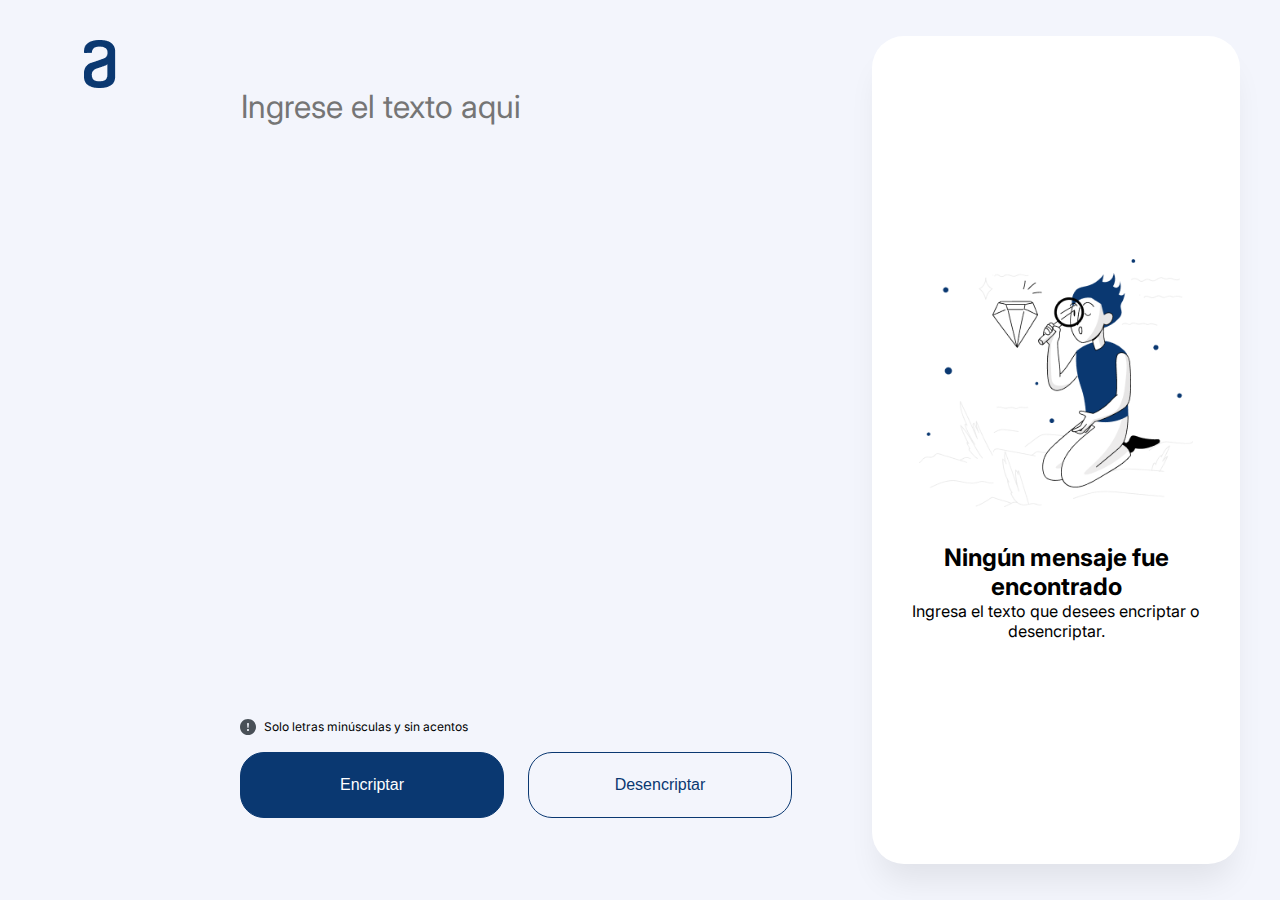
<file: index.html>
<!DOCTYPE html>
<html lang="es">
<head>
    <meta charset="UTF-8">
    <meta name="viewport" content="width=device-width, initial-scale=1.0">
    <title>Encriptador de Texto</title>
    <meta name="description" content= "Página para encriptar y desencriptar texto con una lógica básica.">
    <link rel="stylesheet" href="style.css">
    <link rel="icon" type="image/jpg" href="assets/favicon.svg"/>
    <script src="script.js"></script>
</head>
<body>
    <div class="logo">
        <img src="./assets/Logo.png" alt="Logo Alura">
    </div>
    <div class="encriptador">
        <div class="encriptador__texto">
            <textarea id="input_text" placeholder="Ingrese el texto aqui"></textarea>
        </div>
        <div class="alert">
            <img src="./assets/alert.svg" alt="ícono alerta">
            <p>Solo letras minúsculas y sin acentos</p>
        </div>
        <div class="encriptador__buttons">
            <button id="button_dark" onclick="encriptarTexto()">Encriptar</button>
            <button id="button_light" onclick="desencriptarTexto()">Desencriptar</button>
        </div>
    </div>
    <div class="msg">
        <div class="msg__placeholder" id="mensaje-final__content_id">
            <div class="msg__placeholder-image">
                <img src="./assets/Muñeco.png" alt="Muñeco explorador">
            </div>
            <div class="msg__placeholder-text">
                <h2>Ningún mensaje fue encontrado</h2>
                <p>Ingresa el texto que desees encriptar o desencriptar.</p>
            </div>
            
        </div>
        <div class="msg__converted" id="mensaje-final__encript_id">
            <div class="msg__converted-text">
                <textarea id="mensaje-final__texto" readonly="readonly"></textarea>
            </div>
            <div class="msg__converted-copy">
                <button id="copiar" onclick="copiarText()">Copiar</button>
            </div>
        </div>
    </div>
</body>

</html>
</file>
<file: style.css>
@import url('https://fonts.googleapis.com/css2?family=Inter:ital,opsz,wght@0,14..32,100..900;1,14..32,100..900&family=Montserrat:ital@0;1&display=swap');

:root {
    --blanco: #FFFFFF;
    --fondo: #F3F5FC;
    --sombra-main: 0 24px 32px -8px rgba(0, 0, 0, 0.08);
    --dark-blue: #0A3871;
    --dark-blue-hover: #0E4993;
    --light-blue: #D8DFE8;

    --gray-400: #495057;
    --hover-transparent: #F6F8FF;
    --inter: "Inter", sans-serif;
    font-family: "Inter", sans-serif;
}

* {
    margin: 0;
    padding: 0;
}

body {
    display: flex;
    justify-content: center;
    align-items: center;
    height: 100vh;
    padding: 0 2.5rem 0;
    background-color: var(--fondo);
}

.logo {
    display: flex;
    justify-content: center;
    height: 100%;
}

.logo img{
    height: 3rem;
    padding-top: 2.5rem;
}

.encriptador {
    width: 50%;
    height: 100%;
    display: flex;
    flex-direction: column;
    justify-content: center;
    padding: 0 80px 0;
}


.encriptador__texto textarea{
    font-size: 2rem;
    font-weight: 400;
    line-height: 3rem;
    resize: none;
    width: 100%;
    height: 70vh;
    background-color: transparent;
    border-color: transparent;
    font-size: rem;
    font-weight: 400;
    line-height: 3rem;
    color: var(--dark-blue);
    font-family: var(--inter);
}
.encriptador__texto textarea:focus{
    outline: none;
}

.encriptador__buttons{
    width: 100%;
    display: flex;
    gap: 1.5rem;
}

.encriptador__buttons button{
    flex: 1;
    border-radius: 24px;
    height: 4.18rem;
    border: 1px solid var(--dark-blue);
    font-size: 1rem;
    font-weight: 400;
    line-height: 20px;
}

.alert{
    display: flex;
    gap: 0.5rem;
    font-size: 0.75rem;
    font-weight: 400;
    line-height: 1.125rem;
    padding-bottom: 1rem;
}

.alert img{
    width: 1rem;
}

#button_dark{
    color: var(--blanco);
    background-color: var(--dark-blue);
    transition: 0.3s;
    font-size: 1rem;
}

#button_dark:hover{
    background-color: var(--dark-blue-hover);
    transition: 0.3s;
    font-size: 1rem;
}

#button_light{
    color: var(--dark-blue);
    background-color: transparent;
    transition: 0.3s;
}

#button_light:hover{
    transition: 0.3s;
    background-color: var(--hover-transparent);
}

.msg{
    width: 400px;
    height: 92%;
    background-color: var(--blanco);
    border-radius: 32px;
    box-shadow: var(--sombra-main);
    position: relative;
}

.msg__placeholder{
    display: flex;
    justify-content: center;
    flex-direction: column;
    text-align: center;
    gap: 2rem;
    padding: 0 2rem;
    height: 100%;    
}

.msg__placeholder-image img {
    width: 90%;
}

.msg__placeholder-image h2{
    font-weight: 700;
    font-size: 150%;
    line-height: 28.8px;
    padding-bottom: 1rem;
}

.msg__placeholder-image p{
    font-weight: 400;
    font-size: 100%;
    line-height: 24px;
}

.msg__converted{
    height: 100%;
    padding: 2rem 2rem 0;
    display: none;
    flex-direction: column;
    
}

.msg__converted-text{
    height: 80%;

}

#mensaje-final__texto{
    font-size: 1.5rem;
    font-weight: 400;
    line-height: 2rem;
    padding: 0rem 0;
    /* padding: 3rem 0 0; */
    resize: none;
    width: 100%;
    height: 100%;
    background-color: transparent;
    border-color: transparent;
    color: var(--dark-blue);
    font-family: var(--inter);
}

#mensaje-final__texto:focus{
    outline: none;
}

.msg__converted-copy{
    /* position: relative; */
    width: 100%;
    height: 15%;
    display: flex;
    justify-content: center;
    align-items: center;
}

#copiar{
    width: 100%;
    height: 53%;
    border-radius: 24px;
    border: 1px solid var(--dark-blue);
    font-size: 1rem;
    font-weight: 400;
    line-height: 20px;
    background-color: transparent;
    transition: 0.3s;
}

#copiar:hover{
    background-color: var(--hover-transparent);
    transition: 0.3s;
}




@media (max-width: 768px) and (min-width: 413px) {
    * {
        padding: 0;
        margin: 0;
    }

    body {
        flex-direction: column;
        height: auto;
        align-items: start;
        padding-bottom: 3rem;
    }
    .logo img{
        padding-right: 70%;
    }
    .encriptador {
        padding: 3rem 0;
        width: 100%;
    }
    .encriptador__texto textarea{
        height: 40vh;
    }
    .msg{
        width: 100%;
    }
    .msg__placeholder-image{
        display: none;
    }
    .msg__placeholder-text{
        padding: 2rem 0;
        display: flex;
        flex-direction: column;
        gap: 1rem;
    }



    .msg__converted{
        padding: 2rem;
        display: none;
        height: auto;
    }
    .msg__converted-text{
        height: 15vh;
        padding-bottom: 2rem;

    }
    #mensaje-final__texto{
        resize: block;
        padding: 0;
        height: 100%;
    }



    .msg__converted-copy{
        height: auto;
        position: static;
    }
    .alert{
        font-size: 1.2rem;
        padding-bottom: 2rem;
        align-items: center;
    }
    .alert img{
        width: 1.5rem;
    }
    #copiar{
        padding: 1.5rem;
    }
    .msg__converted-copy{
        width: 100%;
    }
}

@media (max-width: 412px) {

    * {
        padding: 0;
        margin: 0;
    }

    body {
        flex-direction: column;
        height: auto;
        align-items: start;
        padding: 1.25rem 1rem 2rem;

    }
    .logo img{
        padding: 0;
        padding-right: 70%;
    }
    
    .encriptador {
        padding: 3rem 0;
        width: 100%;
    }
    .encriptador__texto textarea{
        font-size: 2rem;
    }
    .encriptador__buttons{
        flex-wrap: wrap;
        flex-direction: column;
        gap: 1.5rem;
    }
    .encriptador__buttons button{
        padding: 1.5rem;
    }
    .msg{
        width: 100%;
    }
    .msg__placeholder-text{
        padding: 2rem 0;
        display: flex;
        flex-direction: column;
        gap: 1rem;
    }
    .msg__placeholder-image{
        display: none;
    }

    .msg__converted{
        padding: 2rem;
        display: none;
        height: auto;
    }
    .msg__converted-text{
        height: 15vh;
        padding-bottom: 2rem;

    }
    #mensaje-final__texto{
        resize: block;
        padding: 0;
        height: 100%;
    }

    .alert{
        font-size: 0.75rem;
        padding-bottom: 2rem;
        align-items: center;
    }
    .alert img{
        width: 1rem;
    }

    #copiar{
        padding: 1.5rem;
    }
}
</file>
